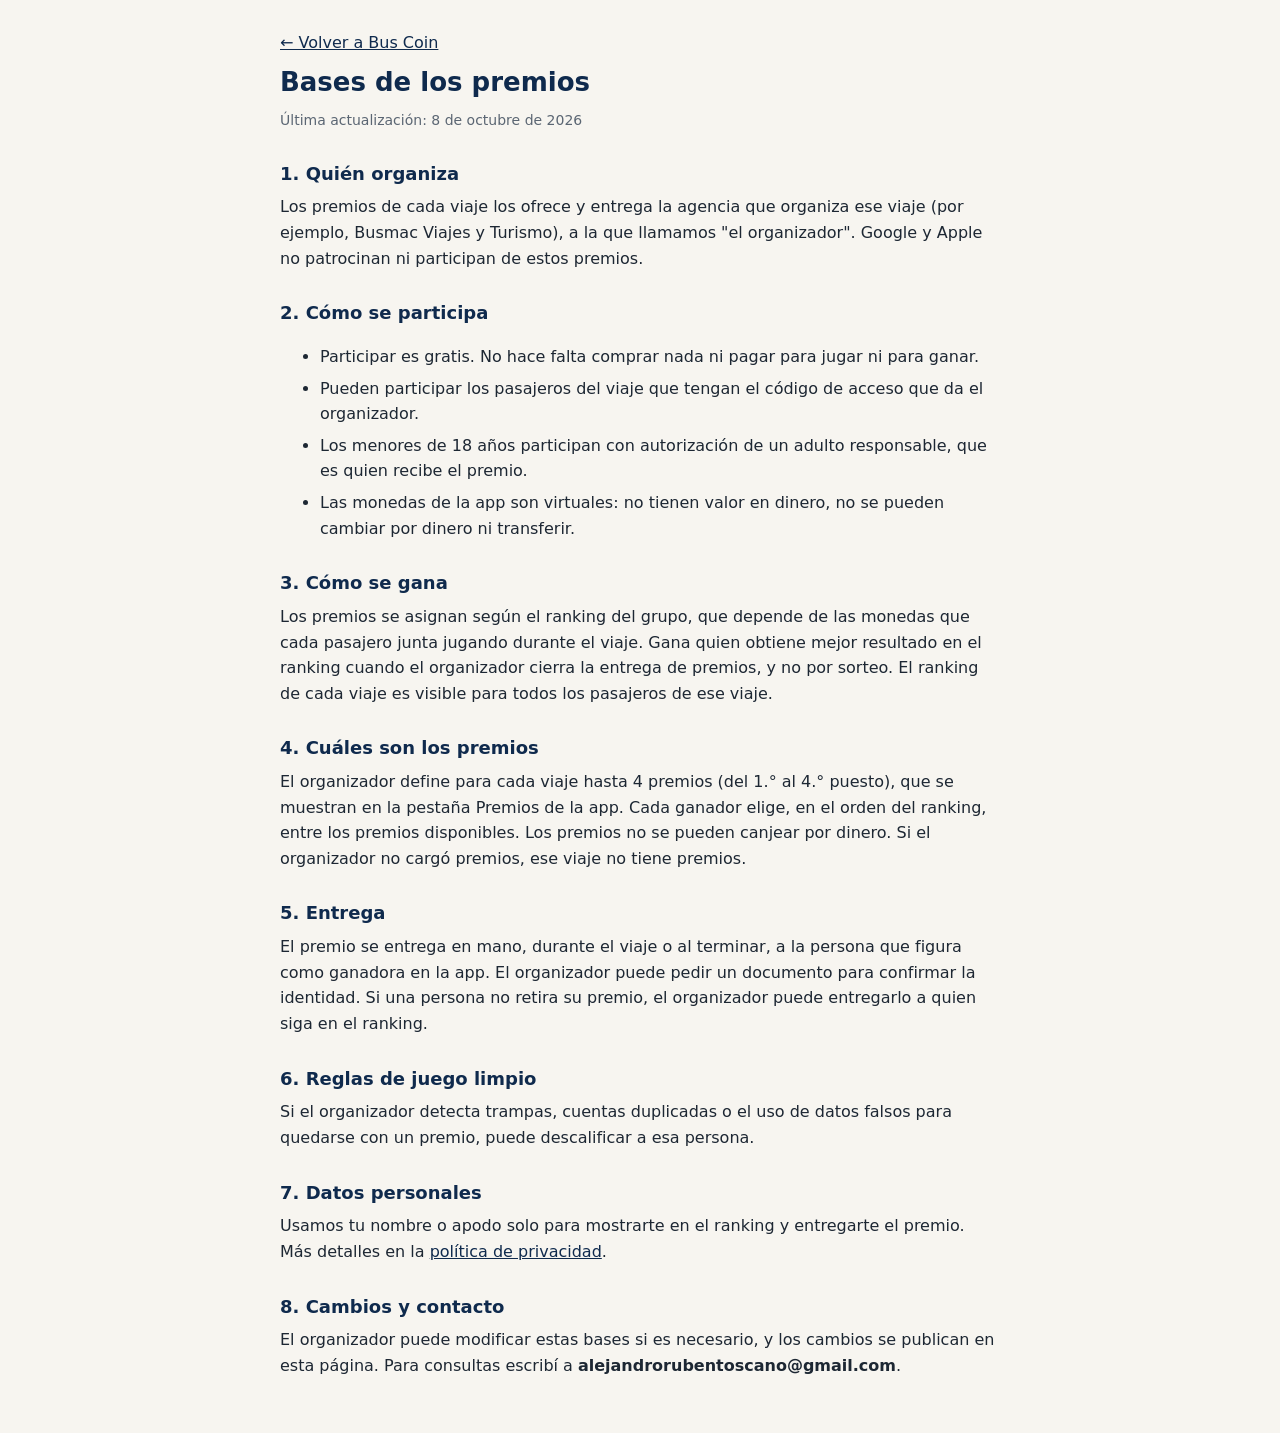
<file: bases-premios.html>
<!DOCTYPE html>
<html lang="es">
<head>
<meta charset="UTF-8">
<meta name="viewport" content="width=device-width, initial-scale=1.0">
<title>Bases de los premios - Bus Coin</title>
<style>
  :root{ --fondo:#F7F5F0; --texto:#1d2733; --acento:#0F2A4D; --suave:#5b6673; }
  @media (prefers-color-scheme: dark){ :root{ --fondo:#12171f; --texto:#e8ecf1; --acento:#8fb6f0; --suave:#9aa6b4; } }
  body{ margin:0; background:var(--fondo); color:var(--texto); font:16px/1.6 system-ui, -apple-system, "Segoe UI", sans-serif; }
  main{ max-width:720px; margin:0 auto; padding:24px 16px 48px; }
  h1{ font-size:26px; color:var(--acento); margin:0 0 4px; }
  h2{ font-size:18px; color:var(--acento); margin:28px 0 6px; }
  p, li{ margin:6px 0; }
  .fecha{ color:var(--suave); font-size:14px; }
  a{ color:var(--acento); }
</style>
</head>
<body>
<main>
<p><a href="index.html">← Volver a Bus Coin</a></p>
<h1>Bases de los premios</h1>
<p class="fecha">Última actualización: 8 de octubre de 2026</p>

<h2>1. Quién organiza</h2>
<p>Los premios de cada viaje los ofrece y entrega la agencia que organiza ese viaje (por ejemplo, Busmac Viajes y Turismo), a la que llamamos "el organizador". Google y Apple no patrocinan ni participan de estos premios.</p>

<h2>2. Cómo se participa</h2>
<ul>
  <li>Participar es gratis. No hace falta comprar nada ni pagar para jugar ni para ganar.</li>
  <li>Pueden participar los pasajeros del viaje que tengan el código de acceso que da el organizador.</li>
  <li>Los menores de 18 años participan con autorización de un adulto responsable, que es quien recibe el premio.</li>
  <li>Las monedas de la app son virtuales: no tienen valor en dinero, no se pueden cambiar por dinero ni transferir.</li>
</ul>

<h2>3. Cómo se gana</h2>
<p>Los premios se asignan según el ranking del grupo, que depende de las monedas que cada pasajero junta jugando durante el viaje. Gana quien obtiene mejor resultado en el ranking cuando el organizador cierra la entrega de premios, y no por sorteo. El ranking de cada viaje es visible para todos los pasajeros de ese viaje.</p>

<h2>4. Cuáles son los premios</h2>
<p>El organizador define para cada viaje hasta 4 premios (del 1.° al 4.° puesto), que se muestran en la pestaña Premios de la app. Cada ganador elige, en el orden del ranking, entre los premios disponibles. Los premios no se pueden canjear por dinero. Si el organizador no cargó premios, ese viaje no tiene premios.</p>

<h2>5. Entrega</h2>
<p>El premio se entrega en mano, durante el viaje o al terminar, a la persona que figura como ganadora en la app. El organizador puede pedir un documento para confirmar la identidad. Si una persona no retira su premio, el organizador puede entregarlo a quien siga en el ranking.</p>

<h2>6. Reglas de juego limpio</h2>
<p>Si el organizador detecta trampas, cuentas duplicadas o el uso de datos falsos para quedarse con un premio, puede descalificar a esa persona.</p>

<h2>7. Datos personales</h2>
<p>Usamos tu nombre o apodo solo para mostrarte en el ranking y entregarte el premio. Más detalles en la <a href="privacidad.html">política de privacidad</a>.</p>

<h2>8. Cambios y contacto</h2>
<p>El organizador puede modificar estas bases si es necesario, y los cambios se publican en esta página. Para consultas escribí a <strong>alejandrorubentoscano@gmail.com</strong>.</p>
</main>
</body>
</html>
</file>
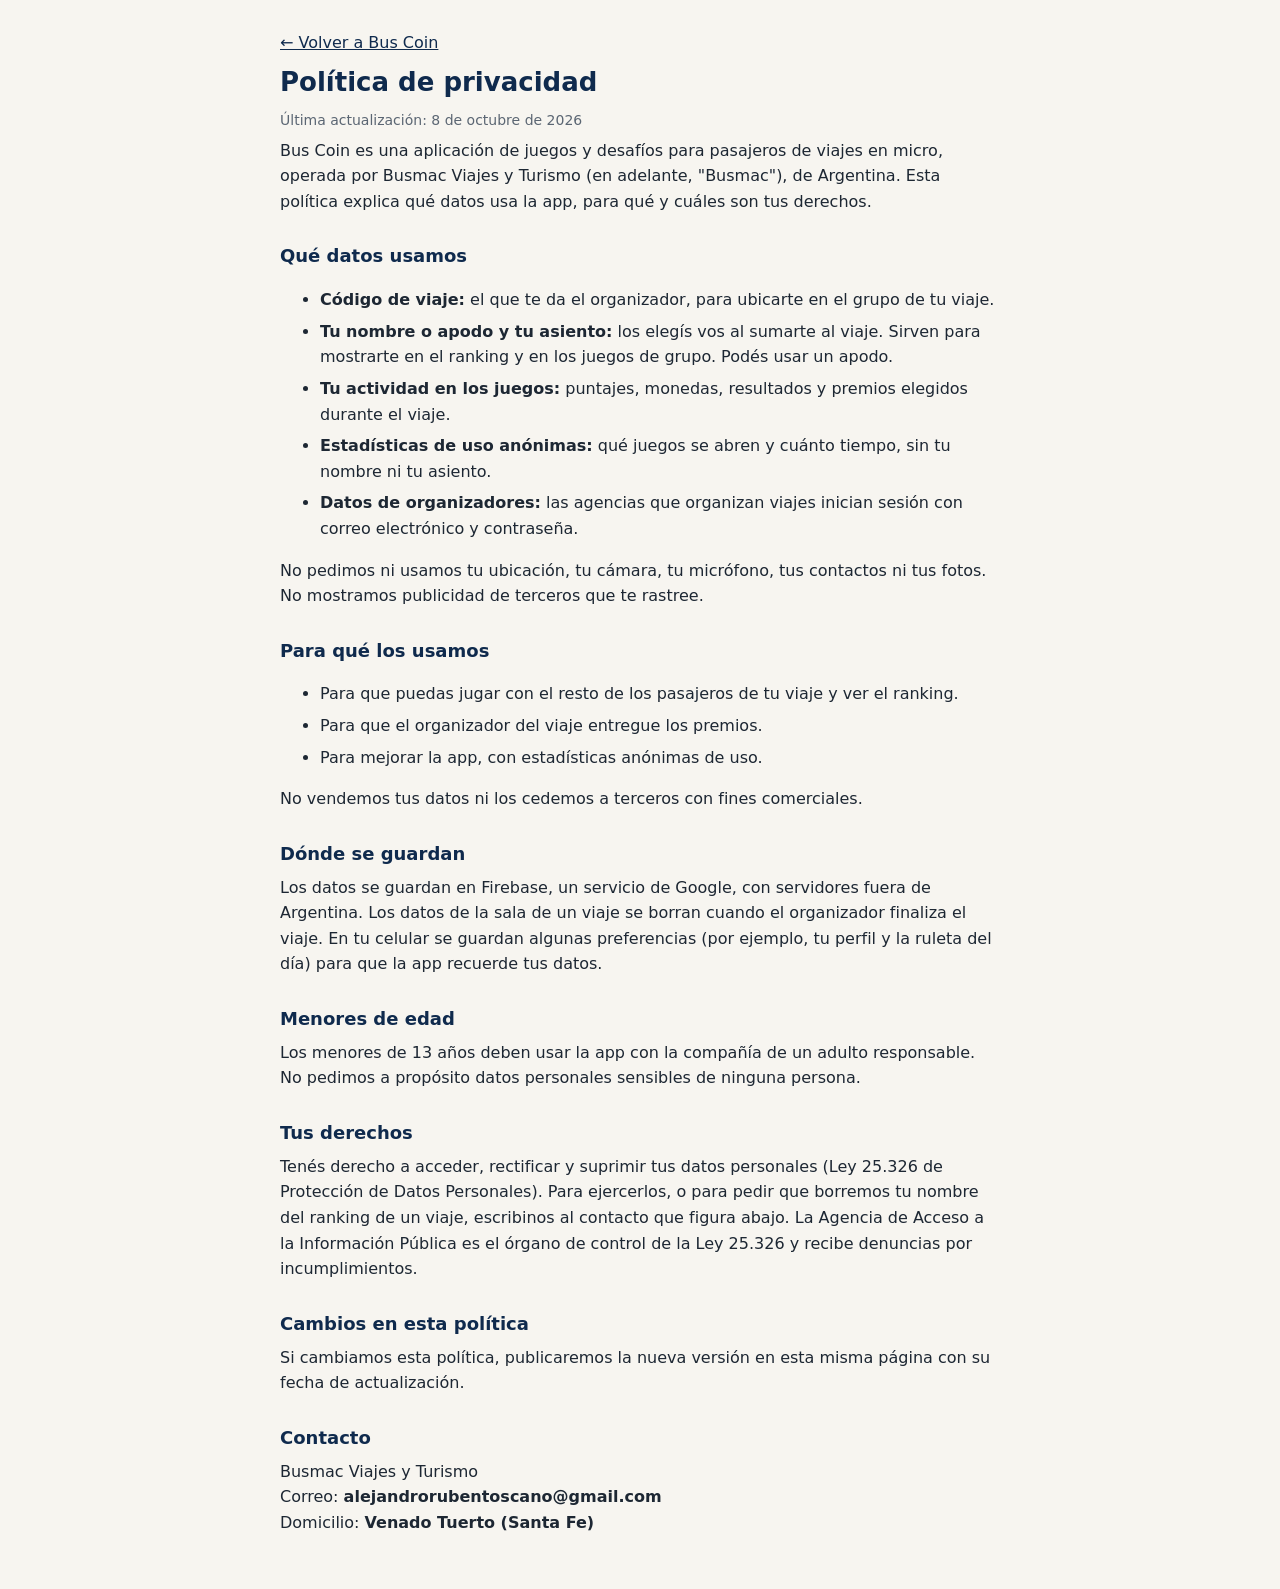
<file: privacidad.html>
<!DOCTYPE html>
<html lang="es">
<head>
<meta charset="UTF-8">
<meta name="viewport" content="width=device-width, initial-scale=1.0">
<title>Política de privacidad - Bus Coin</title>
<style>
  :root{ --fondo:#F7F5F0; --texto:#1d2733; --acento:#0F2A4D; --suave:#5b6673; }
  @media (prefers-color-scheme: dark){ :root{ --fondo:#12171f; --texto:#e8ecf1; --acento:#8fb6f0; --suave:#9aa6b4; } }
  body{ margin:0; background:var(--fondo); color:var(--texto); font:16px/1.6 system-ui, -apple-system, "Segoe UI", sans-serif; }
  main{ max-width:720px; margin:0 auto; padding:24px 16px 48px; }
  h1{ font-size:26px; color:var(--acento); margin:0 0 4px; }
  h2{ font-size:18px; color:var(--acento); margin:28px 0 6px; }
  p, li{ margin:6px 0; }
  .fecha{ color:var(--suave); font-size:14px; }
  a{ color:var(--acento); }
</style>
</head>
<body>
<main>
<p><a href="index.html">← Volver a Bus Coin</a></p>
<h1>Política de privacidad</h1>
<p class="fecha">Última actualización: 8 de octubre de 2026</p>

<p>Bus Coin es una aplicación de juegos y desafíos para pasajeros de viajes en micro, operada por Busmac Viajes y Turismo (en adelante, "Busmac"), de Argentina. Esta política explica qué datos usa la app, para qué y cuáles son tus derechos.</p>

<h2>Qué datos usamos</h2>
<ul>
  <li><strong>Código de viaje:</strong> el que te da el organizador, para ubicarte en el grupo de tu viaje.</li>
  <li><strong>Tu nombre o apodo y tu asiento:</strong> los elegís vos al sumarte al viaje. Sirven para mostrarte en el ranking y en los juegos de grupo. Podés usar un apodo.</li>
  <li><strong>Tu actividad en los juegos:</strong> puntajes, monedas, resultados y premios elegidos durante el viaje.</li>
  <li><strong>Estadísticas de uso anónimas:</strong> qué juegos se abren y cuánto tiempo, sin tu nombre ni tu asiento.</li>
  <li><strong>Datos de organizadores:</strong> las agencias que organizan viajes inician sesión con correo electrónico y contraseña.</li>
</ul>
<p>No pedimos ni usamos tu ubicación, tu cámara, tu micrófono, tus contactos ni tus fotos. No mostramos publicidad de terceros que te rastree.</p>

<h2>Para qué los usamos</h2>
<ul>
  <li>Para que puedas jugar con el resto de los pasajeros de tu viaje y ver el ranking.</li>
  <li>Para que el organizador del viaje entregue los premios.</li>
  <li>Para mejorar la app, con estadísticas anónimas de uso.</li>
</ul>
<p>No vendemos tus datos ni los cedemos a terceros con fines comerciales.</p>

<h2>Dónde se guardan</h2>
<p>Los datos se guardan en Firebase, un servicio de Google, con servidores fuera de Argentina. Los datos de la sala de un viaje se borran cuando el organizador finaliza el viaje. En tu celular se guardan algunas preferencias (por ejemplo, tu perfil y la ruleta del día) para que la app recuerde tus datos.</p>

<h2>Menores de edad</h2>
<p>Los menores de 13 años deben usar la app con la compañía de un adulto responsable. No pedimos a propósito datos personales sensibles de ninguna persona.</p>

<h2>Tus derechos</h2>
<p>Tenés derecho a acceder, rectificar y suprimir tus datos personales (Ley 25.326 de Protección de Datos Personales). Para ejercerlos, o para pedir que borremos tu nombre del ranking de un viaje, escribinos al contacto que figura abajo. La Agencia de Acceso a la Información Pública es el órgano de control de la Ley 25.326 y recibe denuncias por incumplimientos.</p>

<h2>Cambios en esta política</h2>
<p>Si cambiamos esta política, publicaremos la nueva versión en esta misma página con su fecha de actualización.</p>

<h2>Contacto</h2>
<p>Busmac Viajes y Turismo<br>
Correo: <strong>alejandrorubentoscano@gmail.com</strong><br>
Domicilio: <strong>Venado Tuerto (Santa Fe)</strong></p>
</main>
</body>
</html>
</file>
